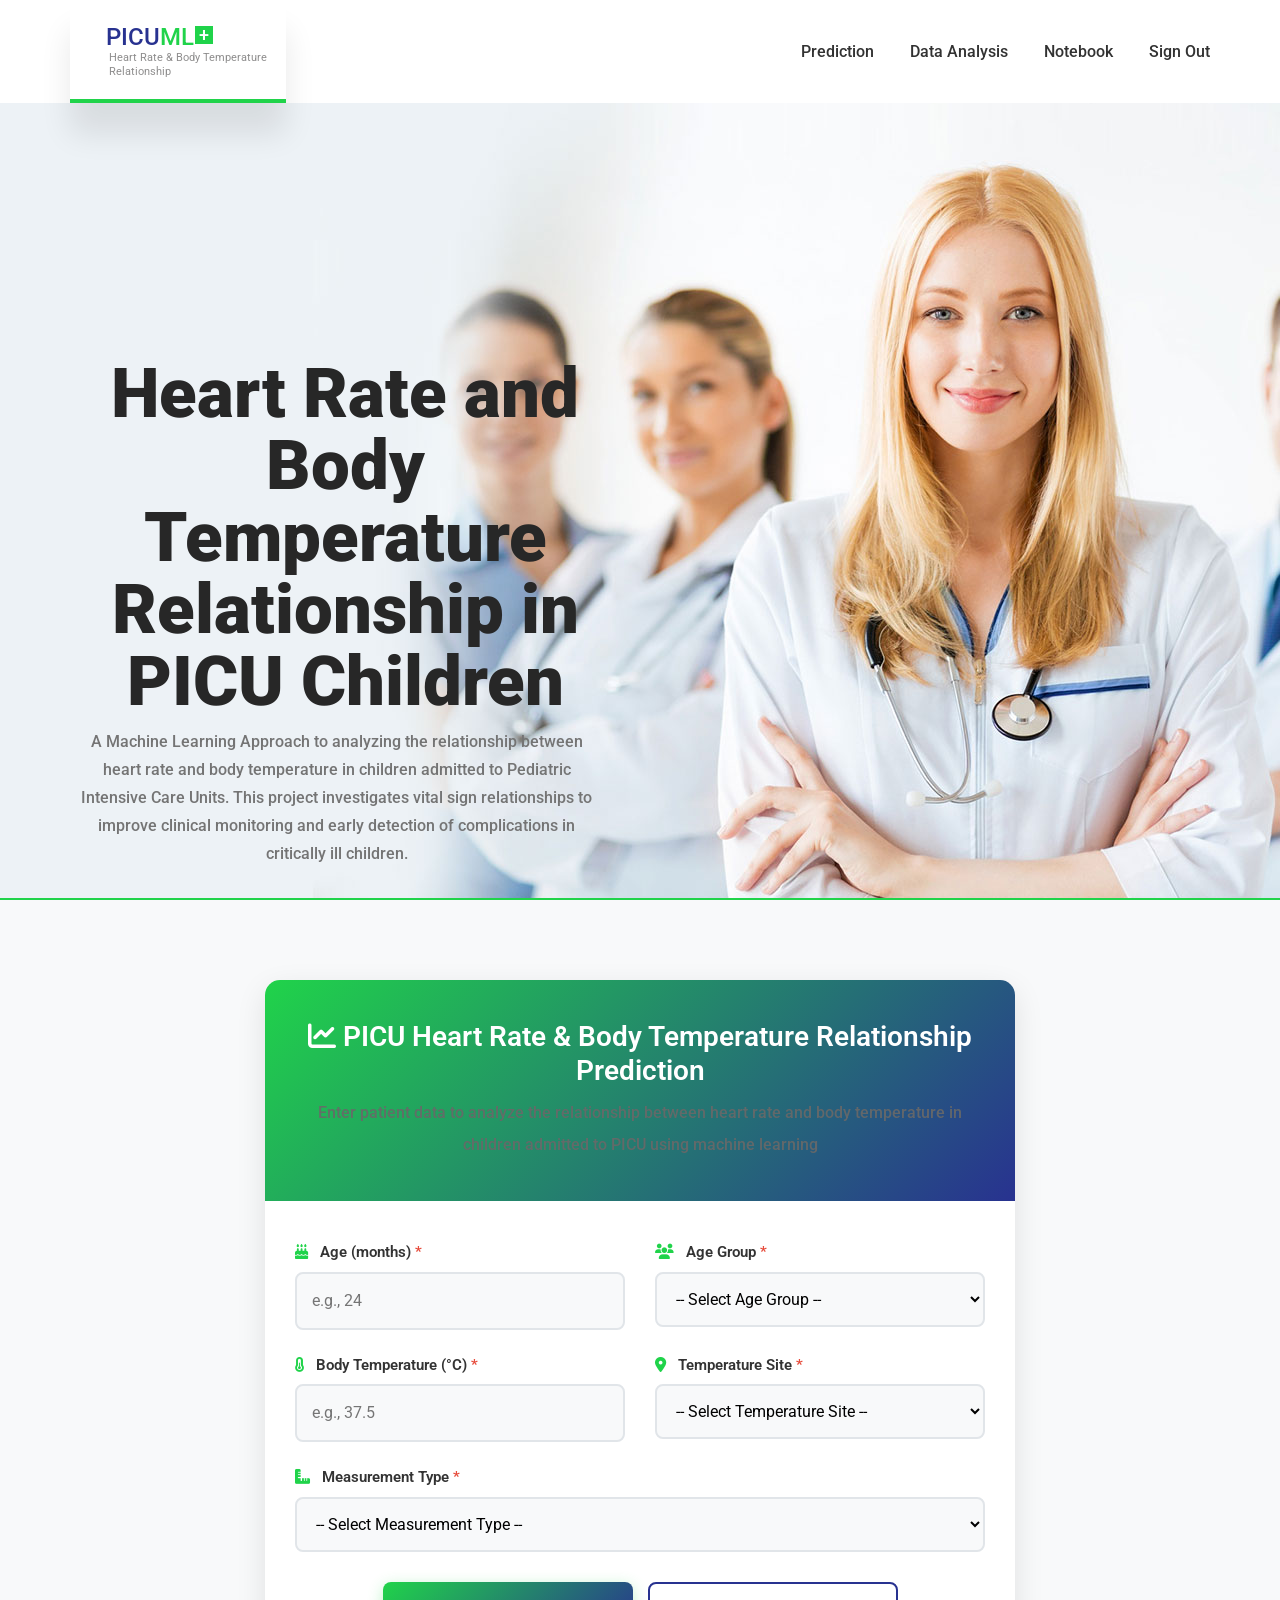
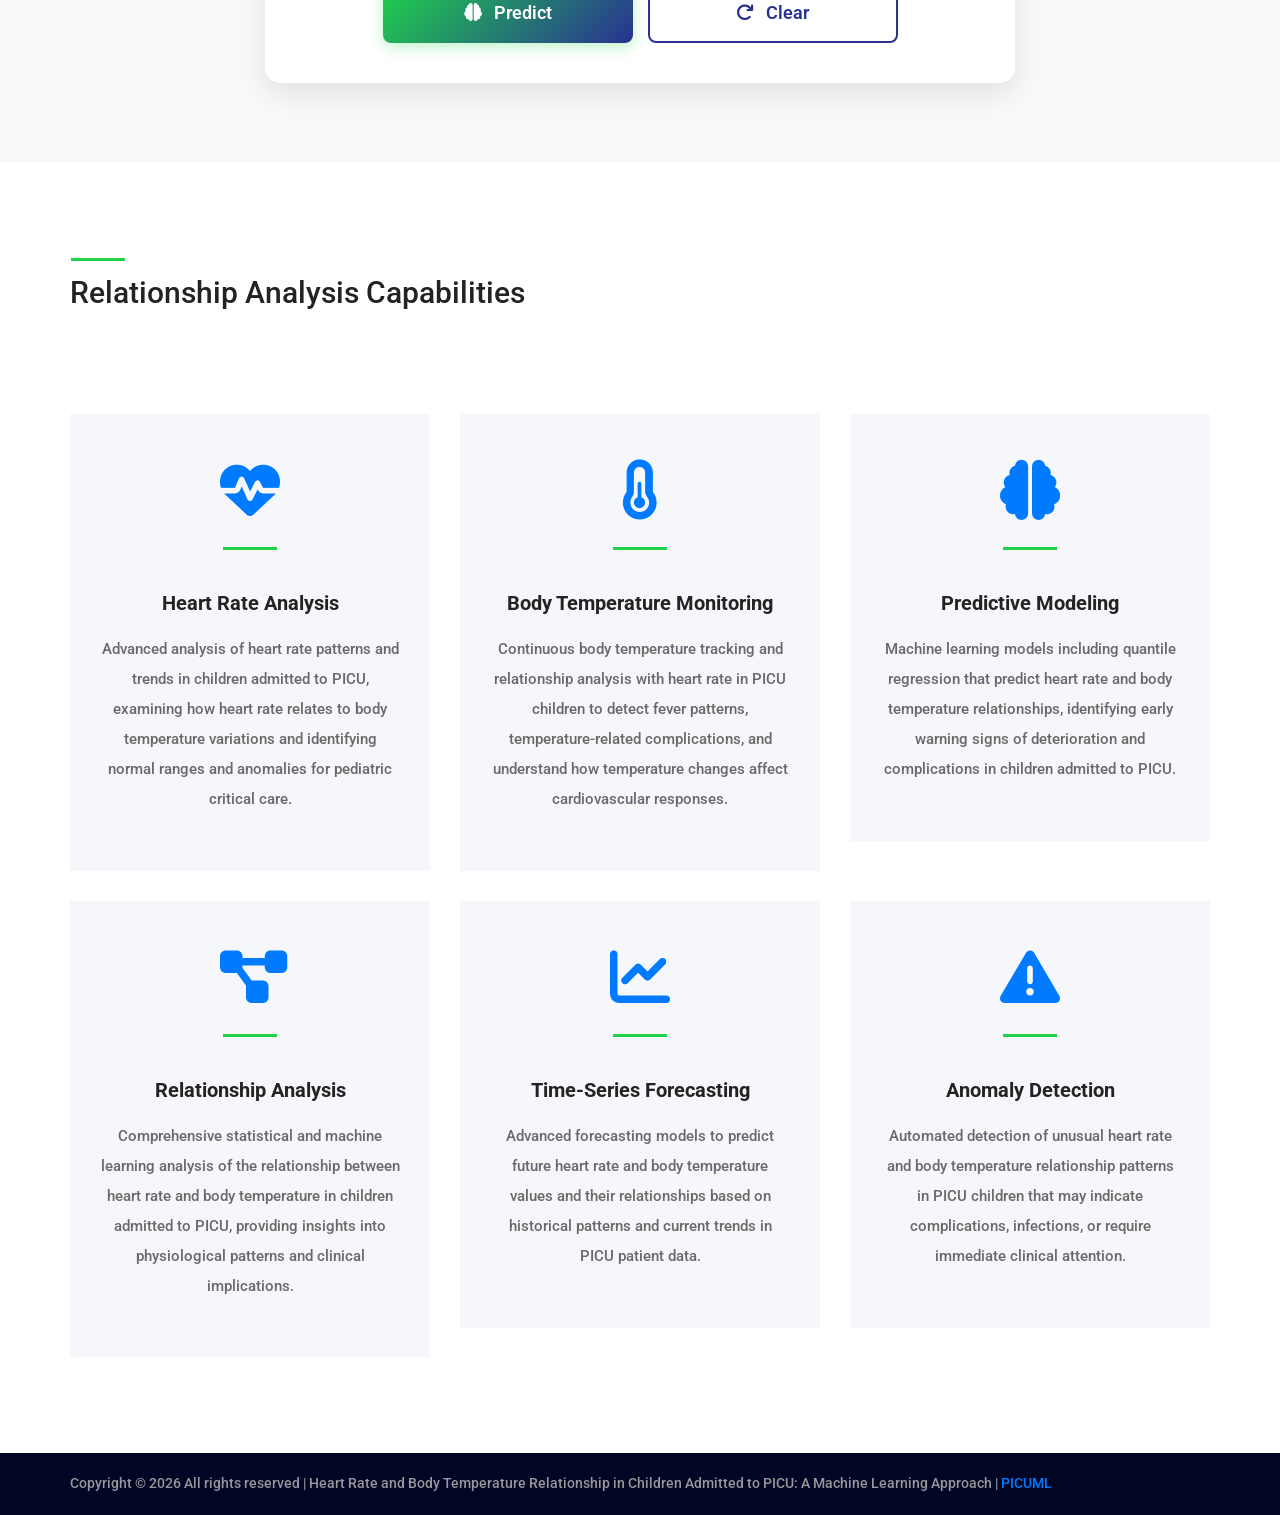
<file: templates/home.html>
<!DOCTYPE html>
<html lang="en">

<head>
	<title>Prediction Form - Heart Rate and Body Temperature Relationship in Children Admitted to PICU: A Machine
		Learning Approach</title>
	<meta charset="utf-8">
	<meta http-equiv="X-UA-Compatible" content="IE=edge">
	<meta name="description"
		content="Predict heart rate and body temperature relationships in PICU children using machine learning models">
	<meta name="viewport" content="width=device-width, initial-scale=1">
	<link rel="stylesheet" type="text/css" href="../static/styles/bootstrap4/bootstrap.min.css">
	<link rel="stylesheet" type="text/css" href="../static/plugins/OwlCarousel2-2.2.1/owl.carousel.css">
	<link rel="stylesheet" type="text/css" href="../static/plugins/OwlCarousel2-2.2.1/owl.theme.default.css">
	<link rel="stylesheet" href="https://cdnjs.cloudflare.com/ajax/libs/font-awesome/6.4.0/css/all.min.css" />

	<link rel="stylesheet" type="text/css" href="../static/plugins/OwlCarousel2-2.2.1/animate.css">
	<link rel="stylesheet" type="text/css" href="../static/styles/main_styles.css">
	<link rel="stylesheet" type="text/css" href="../static/styles/responsive.css">
	<link rel="stylesheet" type="text/css" href="../static/styles/cool_facts.css">
</head>

<body>

	<div class="super_container">

		<!-- Header -->

		<header class="header trans_200">

			<!-- Header Content -->
			<div class="header_container">
				<div class="container">
					<div class="row">
						<div class="col">
							<div class="header_content d-flex flex-row align-items-center justify-content-start">
								<nav class="main_nav  ml-auto">
									<ul>
										<li class="active"><a href="/home">Prediction</a></li>
										<li><a href="/graphs">Data Analysis</a></li>
										<li><a href="../static/Notebook.html">Notebook</a></li>
										<li><a href="/">Sign Out</a></li>
									</ul>
								</nav>
								<div class="hamburger ml-auto"><i class="fa fa-bars" aria-hidden="true"></i></div>
							</div>
						</div>
					</div>
				</div>
			</div>

			<!-- Logo -->
			<div class="logo_container_outer">
				<div class="container">
					<div class="row">
						<div class="col">
							<div class="logo_container">
								<a href="#">
									<div
										class="logo_content d-flex flex-column align-items-start justify-content-center">
										<div class="logo_line"></div>
										<div class="logo d-flex flex-row align-items-center justify-content-center">
											<div class="logo_text">PICU<span>ML</span></div>
											<div class="logo_box">+</div>
										</div>
										<div class="logo_sub">Heart Rate & Body Temperature Relationship</div>
									</div>
								</a>
							</div>
						</div>
					</div>
				</div>
			</div>

		</header>

		<!-- Menu -->

		<div class="menu_container menu_mm">

			<!-- Menu Close Button -->
			<div class="menu_close_container">
				<div class="menu_close"></div>
			</div>

			<!-- Menu Items -->
			<div class="menu_inner menu_mm">
				<div class="menu menu_mm">
					<ul class="menu_list menu_mm">
						<li class="menu_item menu_mm active"><a href="/home">Prediction</a></li>
						<li class="menu_item menu_mm"><a href="/graphs">Data Analysis</a></li>
						<li class="menu_item menu_mm"><a href="../static/Notebook.html">Notebook</a></li>
						<li class="menu_item menu_mm"><a href="/">Sign Out</a></li>
					</ul>
				</div>

			</div>

		</div>

		<!-- Home -->

		<div class="home">
			<div class="home_slider_container">
				<!-- Home Slider -->
				<div class="owl-carousel owl-theme home_slider">

					<!-- Slider Item -->
					<div class="owl-item">
						<div class="home_slider_background"
							style="background-image:url(../static/images/home_background_1.jpg)"></div>
						<div class="home_content">
							<div class="container">
								<div class="row">
									<div class="col">
										<div class="home_content_inner">
											<div class="home_title">
												<h1>Heart Rate and Body Temperature Relationship in PICU Children</h1>
											</div>
											<div class="home_text">
												<p>A Machine Learning Approach to analyzing the relationship between
													heart rate and body temperature in children admitted to Pediatric
													Intensive Care Units. This project investigates vital sign
													relationships to improve clinical monitoring and early detection of
													complications in critically ill children.</p>
											</div>
											<div class="button home_button">
												<a href="#prediction-form">Prediction Form</a>
											</div>
										</div>
									</div>
								</div>
							</div>
						</div>
					</div>

					<!-- Slider Item -->
					<div class="owl-item">
						<div class="home_slider_background"
							style="background-image:url(../static/images/home_background_1.jpg)"></div>
						<div class="home_content">
							<div class="container">
								<div class="row">
									<div class="col">
										<div class="home_content_inner">
											<div class="home_title">
												<h1>Machine Learning Methodology</h1>
											</div>
											<div class="home_text">
												<p>Utilizing advanced machine learning algorithms including quantile
													regression, neural networks, and statistical analysis to identify
													and quantify relationships between heart rate and body temperature
													in PICU patients. Comprehensive feature engineering and model
													validation ensure robust relationship analysis.</p>
											</div>
											<div class="button home_button">
												<a href="/graphs">view graphs</a>
											</div>
										</div>
									</div>
								</div>
							</div>
						</div>
					</div>

					<!-- Slider Item -->
					<div class="owl-item">
						<div class="home_slider_background"
							style="background-image:url(../static/images/home_background_1.jpg)"></div>
						<div class="home_content">
							<div class="container">
								<div class="row">
									<div class="col">
										<div class="home_content_inner">
											<div class="home_title">
												<h1>Key Findings & Insights</h1>
											</div>
											<div class="home_text">
												<p>Discover significant relationships between heart rate and body
													temperature in children admitted to PICU that can aid in early
													detection of complications and improve clinical decision-making.
													Interactive visualizations and detailed analysis available in our
													notebook and graphs sections.</p>
											</div>
											<div class="button home_button">
												<a href="../static/Notebook.html">explore notebook</a>
											</div>
										</div>
									</div>
								</div>
							</div>
						</div>
					</div>

				</div>

				<!-- Slider Progress -->
				<div class="home_slider_progress"></div>
			</div>
		</div>


		<!-- Prediction Form -->
		<section class="prediction-form-section" style="padding: 80px 0; background-color: #f8f9fa;" id="prediction-form">
			<div class="container">
				<div class="row justify-content-center">
					<div class="col-lg-8">
						<div class="prediction-form-card"
							style="background: white; border-radius: 15px; box-shadow: 0 10px 30px rgba(0,0,0,0.1); overflow: hidden;">
							<div class="form-header"
								style="background: linear-gradient(135deg, #20d34a 0%, #283290 100%); color: white; padding: 40px 30px; text-align: center;">
								<h2 style="margin: 0; font-size: 28px; font-weight: 600;"><i
										class="fas fa-chart-line"></i> PICU Heart Rate & Body Temperature Relationship
									Prediction</h2>
								<p style="margin: 10px 0 0 0; opacity: 0.9; font-size: 16px;">Enter patient data to
									analyze the relationship between heart rate and body temperature in children
									admitted to PICU using machine learning</p>
							</div>

							<div class="form-body" style="padding: 40px 30px;">
								<form method="POST" action="/predict" id="predictionForm">

									<!-- Age Information Row -->
									<div class="row">
										<div class="col-md-6">
											<div class="form-group mb-4">
												<label for="age_months"
													style="font-weight: 600; color: #333; margin-bottom: 8px; display: block;">
													<i class="fas fa-birthday-cake" style="color: #20d34a; margin-right: 8px;"></i>
													Age (months) <span style="color: #e74c3c;">*</span>
												</label>
												<input type="text" id="age_months" name="age_months" step="0.0000000001"
													placeholder="e.g., 24" required
													style="width: 100%; padding: 15px; border: 2px solid #e1e5e9; border-radius: 8px; font-size: 16px; transition: all 0.3s ease; background: #f8f9fa;"
													onfocus="this.style.borderColor='#20d34a'; this.style.background='#fff'; this.style.boxShadow='0 0 0 3px rgba(32, 211, 74, 0.1)';"
													onblur="this.style.borderColor='#e1e5e9'; this.style.background='#f8f9fa'; this.style.boxShadow='none';">
											</div>
										</div>
										<div class="col-md-6">
											<div class="form-group mb-4">
												<label for="age_group"
													style="font-weight: 600; color: #333; margin-bottom: 8px; display: block;">
													<i class="fas fa-users" style="color: #20d34a; margin-right: 8px;"></i>
													Age Group <span style="color: #e74c3c;">*</span>
												</label>
												<select id="age_group" name="age_group" required
													style="width: 100%; padding: 15px; border: 2px solid #e1e5e9; border-radius: 8px; font-size: 16px; transition: all 0.3s ease; background: #f8f9fa; cursor: pointer;"
													onfocus="this.style.borderColor='#20d34a'; this.style.background='#fff'; this.style.boxShadow='0 0 0 3px rgba(32, 211, 74, 0.1)';"
													onblur="this.style.borderColor='#e1e5e9'; this.style.background='#f8f9fa'; this.style.boxShadow='none';">
													<option value="">-- Select Age Group --</option>
													<option value="0">Child</option>
													<option value="1">Infant</option>
													<option value="2">Newborn</option>
													<option value="3">Teenager</option>
													<option value="4">Toddler</option>
												</select>
											</div>
										</div>
									</div>

									<!-- Temperature Information Row -->
									<div class="row">
										<div class="col-md-6">
											<div class="form-group mb-4">
												<label for="body_temperature"
													style="font-weight: 600; color: #333; margin-bottom: 8px; display: block;">
													<i class="fas fa-thermometer-half" style="color: #20d34a; margin-right: 8px;"></i>
													Body Temperature (°C) <span style="color: #e74c3c;">*</span>
												</label>
												<input type="text" id="body_temperature" name="body_temperature" step="0.00000000001"
													placeholder="e.g., 37.5" required
													style="width: 100%; padding: 15px; border: 2px solid #e1e5e9; border-radius: 8px; font-size: 16px; transition: all 0.3s ease; background: #f8f9fa;"
													onfocus="this.style.borderColor='#20d34a'; this.style.background='#fff'; this.style.boxShadow='0 0 0 3px rgba(32, 211, 74, 0.1)';"
													onblur="this.style.borderColor='#e1e5e9'; this.style.background='#f8f9fa'; this.style.boxShadow='none';">
											</div>
										</div>
										<div class="col-md-6">
											<div class="form-group mb-4">
												<label for="temperature_site"
													style="font-weight: 600; color: #333; margin-bottom: 8px; display: block;">
													<i class="fas fa-map-marker-alt" style="color: #20d34a; margin-right: 8px;"></i>
													Temperature Site <span style="color: #e74c3c;">*</span>
												</label>
												<select id="temperature_site" name="temperature_site" required
													style="width: 100%; padding: 15px; border: 2px solid #e1e5e9; border-radius: 8px; font-size: 16px; transition: all 0.3s ease; background: #f8f9fa; cursor: pointer;"
													onfocus="this.style.borderColor='#20d34a'; this.style.background='#fff'; this.style.boxShadow='0 0 0 3px rgba(32, 211, 74, 0.1)';"
													onblur="this.style.borderColor='#e1e5e9'; this.style.background='#f8f9fa'; this.style.boxShadow='none';">
													<option value="">-- Select Temperature Site --</option>
													<option value="0">Axillary</option>
													<option value="1">Esophageal</option>
													<option value="2">Rectal</option>
												</select>
											</div>
										</div>
									</div>

									<!-- Measurement Type -->
									<div class="form-group mb-4">
										<label for="measurement_type"
											style="font-weight: 600; color: #333; margin-bottom: 8px; display: block;">
											<i class="fas fa-ruler-combined" style="color: #20d34a; margin-right: 8px;"></i>
											Measurement Type <span style="color: #e74c3c;">*</span>
										</label>
										<select id="measurement_type" name="measurement_type" required
											style="width: 100%; padding: 15px; border: 2px solid #e1e5e9; border-radius: 8px; font-size: 16px; transition: all 0.3s ease; background: #f8f9fa; cursor: pointer;"
											onfocus="this.style.borderColor='#20d34a'; this.style.background='#fff'; this.style.boxShadow='0 0 0 3px rgba(32, 211, 74, 0.1)';"
											onblur="this.style.borderColor='#e1e5e9'; this.style.background='#f8f9fa'; this.style.boxShadow='none';">
											<option value="">-- Select Measurement Type --</option>
											<option value="0">Continuous</option>
											<option value="1">Manual</option>
										</select>
									</div>

									<!-- Button Group -->
									<div class="button-group" style="display: flex; gap: 15px; justify-content: center; margin-top: 30px;">
										<button type="submit"
											style="flex: 1; max-width: 250px; padding: 15px 30px; font-size: 18px; font-weight: 600; border-radius: 8px; background: linear-gradient(135deg, #20d34a 0%, #283290 100%); color: white; border: none; transition: all 0.3s ease; cursor: pointer; box-shadow: 0 4px 15px rgba(32, 211, 74, 0.3);"
											onmouseover="this.style.transform='translateY(-2px)'; this.style.boxShadow='0 6px 20px rgba(32, 211, 74, 0.4)';"
											onmouseout="this.style.transform='translateY(0)'; this.style.boxShadow='0 4px 15px rgba(32, 211, 74, 0.3)';">
											<i class="fas fa-brain" style="margin-right: 8px;"></i> Predict
										</button>
										<button type="reset"
											style="flex: 1; max-width: 250px; padding: 15px 30px; font-size: 18px; font-weight: 600; border-radius: 8px; background: #ffffff; color: #283290; border: 2px solid #283290; transition: all 0.3s ease; cursor: pointer;"
											onmouseover="this.style.background='#283290'; this.style.color='#fff'; this.style.transform='translateY(-2px)';"
											onmouseout="this.style.background='#ffffff'; this.style.color='#283290'; this.style.transform='translateY(0)';">
											<i class="fas fa-redo" style="margin-right: 8px;"></i> Clear
										</button>
									</div>

								</form>
							</div>
						</div>
					</div>
				</div>
			</div>
		</section>


		<!-- Services -->

		<div class="services">
			<div class="container">
				<div class="row">
					<div class="col">
						<div class="section_title">
							<h2>Relationship Analysis Capabilities</h2>
						</div>
					</div>
				</div>
				<div class="row services_row">

					<!-- Service -->
					<div class="col-lg-4 col-md-6 service_col">
						<a href="#">
							<div class="service text-center trans_200">
								<div class="service_icon"><i class="fas fa-heartbeat fa-4x"></i></div>
								<div class="service_title trans_200">Heart Rate Analysis</div>
								<div class="service_text">
									<p>Advanced analysis of heart rate patterns and trends in children admitted to PICU,
										examining how heart rate relates to body temperature variations and identifying
										normal ranges and anomalies for pediatric critical care.</p>
								</div>
							</div>
						</a>
					</div>

					<!-- Service -->
					<div class="col-lg-4 col-md-6 service_col">
						<a href="#">
							<div class="service text-center trans_200">
								<div class="service_icon"><i class="fas fa-thermometer-half fa-4x"></i></div>
								<div class="service_title trans_200">Body Temperature Monitoring</div>
								<div class="service_text">
									<p>Continuous body temperature tracking and relationship analysis with heart rate in
										PICU children to detect fever patterns, temperature-related complications, and
										understand how temperature changes affect cardiovascular responses.</p>
								</div>
							</div>
						</a>
					</div>

					<!-- Service -->
					<div class="col-lg-4 col-md-6 service_col">
						<a href="#">
							<div class="service text-center trans_200">
								<div class="service_icon"><i class="fas fa-brain fa-4x"></i></div>
								<div class="service_title trans_200">Predictive Modeling</div>
								<div class="service_text">
									<p>Machine learning models including quantile regression that predict heart rate and
										body temperature relationships, identifying early warning signs of deterioration
										and complications in children admitted to PICU.</p>
								</div>
							</div>
						</a>
					</div>

					<!-- Service -->
					<div class="col-lg-4 col-md-6 service_col">
						<a href="#">
							<div class="service text-center trans_200">
								<div class="service_icon"><i class="fas fa-project-diagram fa-4x"></i></div>
								<div class="service_title trans_200">Relationship Analysis</div>
								<div class="service_text">
									<p>Comprehensive statistical and machine learning analysis of the relationship
										between heart rate and body temperature in children admitted to PICU, providing
										insights into physiological patterns and clinical implications.</p>
								</div>
							</div>
						</a>
					</div>

					<!-- Service -->
					<div class="col-lg-4 col-md-6 service_col">
						<a href="#">
							<div class="service text-center trans_200">
								<div class="service_icon"><i class="fas fa-chart-line fa-4x"></i></div>
								<div class="service_title trans_200">Time-Series Forecasting</div>
								<div class="service_text">
									<p>Advanced forecasting models to predict future heart rate and body temperature
										values and their relationships based on historical patterns and current trends
										in PICU patient data.</p>
								</div>
							</div>
						</a>
					</div>

					<!-- Service -->
					<div class="col-lg-4 col-md-6 service_col">
						<a href="#">
							<div class="service text-center trans_200">
								<div class="service_icon"><i class="fas fa-exclamation-triangle fa-4x"></i></div>
								<div class="service_title trans_200">Anomaly Detection</div>
								<div class="service_text">
									<p>Automated detection of unusual heart rate and body temperature relationship
										patterns in PICU children that may indicate complications, infections, or
										require immediate clinical attention.</p>
								</div>
							</div>
						</a>
					</div>
				</div>
			</div>
		</div>


		<!-- Footer -->

		<footer class="footer">

			<div class="copyright">
				<div class="container">
					<div class="row">
						<div class="col">
							<div
								class="copyright_content d-flex flex-lg-row flex-column align-items-lg-center justify-content-start">
								<div class="cr">
									Copyright &copy;
									<script>document.write(new Date().getFullYear());</script> All rights reserved |
									Heart Rate and Body Temperature Relationship in Children Admitted to PICU: A Machine
									Learning Approach | <a href="#" target="_blank">PICUML</a>
								</div>
							</div>
						</div>
					</div>
				</div>
			</div>
		</footer>

	</div>

	<script src="../static/js/jquery-3.2.1.min.js"></script>
	<script src="../static/styles/bootstrap4/popper.js"></script>
	<script src="../static/styles/bootstrap4/bootstrap.min.js"></script>
	<script src="../static/plugins/OwlCarousel2-2.2.1/owl.carousel.js"></script>
	<script src="../static/plugins/easing/easing.js"></script>
	<script src="../static/plugins/parallax-js-master/parallax.min.js"></script>
	<script src="../static/plugins/greensock/TweenMax.min.js"></script>
	<script src="../static/plugins/scrollmagic/ScrollMagic.min.js"></script>
	<script src="../static/js/elements.js"></script>
	<script src="../static/js/custom.js"></script>
</body>

</html>
</file>
<file: static/styles/main_styles.css>
@charset "utf-8";
/* CSS Document */

/******************************

[Table of Contents]

1. Fonts
2. Body and some general stuff
3. Header
	3.1 Top Bar
	3.2 Header Content
	3.3 Logo
4. Menu
5. Home
6. Boxes
7. About
8. Departments
9. Services
10. CTA
11. Footer



******************************/

/***********
1. Fonts
***********/

@import url('https://fonts.googleapis.com/css?family=Roboto:300,400,500,700,900');

/*********************************
2. Body and some general stuff
*********************************/

*
{
	margin: 0;
	padding: 0;
	-webkit-font-smoothing: antialiased;
	-webkit-text-shadow: rgba(0,0,0,.01) 0 0 1px;
	text-shadow: rgba(0,0,0,.01) 0 0 1px;
}
body
{
	font-family: 'Roboto', sans-serif;
	font-size: 15px;
	font-weight: 500;
	background: #FFFFFF;
	color: #696969;
}
div
{
	display: block;
	position: relative;
	-webkit-box-sizing: border-box;
    -moz-box-sizing: border-box;
    box-sizing: border-box;
}
ul
{
	list-style: none;
	margin-bottom: 0px;
}
p
{
	font-family: 'Roboto', sans-serif;
	font-size: 15px;
	line-height: 2;
	font-weight: 500;
	color: #696969;
	-webkit-font-smoothing: antialiased;
	-webkit-text-shadow: rgba(0,0,0,.01) 0 0 1px;
	text-shadow: rgba(0,0,0,.01) 0 0 1px;
}
p:last-of-type
{
	margin-bottom: 0;
}
a
{
	-webkit-transition: all 200ms ease;
	-moz-transition: all 200ms ease;
	-ms-transition: all 200ms ease;
	-o-transition: all 200ms ease;
	transition: all 200ms ease;
}
a, a:hover, a:visited, a:active, a:link
{
	text-decoration: none;
	-webkit-font-smoothing: antialiased;
	-webkit-text-shadow: rgba(0,0,0,.01) 0 0 1px;
	text-shadow: rgba(0,0,0,.01) 0 0 1px;
}
a:hover
{
	color: #20d34a !important;
}
::selection
{
	color: #20d34a;
}
p::selection
{
	
}
h1{font-size: 48px;}
h2{font-size: 36px;}
h3{font-size: 24px;}
h4{font-size: 18px;}
h5{font-size: 14px;}
h1, h2, h3, h4, h5, h6
{
	font-family: 'Roboto', sans-serif;
	-webkit-font-smoothing: antialiased;
	-webkit-text-shadow: rgba(0,0,0,.01) 0 0 1px;
	text-shadow: rgba(0,0,0,.01) 0 0 1px;
}
h1::selection, 
h2::selection, 
h3::selection, 
h4::selection, 
h5::selection, 
h6::selection
{
	
}
.form-control
{
	color: #db5246;
}
section
{
	display: block;
	position: relative;
	box-sizing: border-box;
}
.clear
{
	clear: both;
}
.clearfix::before, .clearfix::after
{
	content: "";
	display: table;
}
.clearfix::after
{
	clear: both;
}
.clearfix
{
	zoom: 1;
}
.float_left
{
	float: left;
}
.float_right
{
	float: right;
}
.trans_200
{
	-webkit-transition: all 200ms ease;
	-moz-transition: all 200ms ease;
	-ms-transition: all 200ms ease;
	-o-transition: all 200ms ease;
	transition: all 200ms ease;
}
.trans_300
{
	-webkit-transition: all 300ms ease;
	-moz-transition: all 300ms ease;
	-ms-transition: all 300ms ease;
	-o-transition: all 300ms ease;
	transition: all 300ms ease;
}
.trans_400
{
	-webkit-transition: all 400ms ease;
	-moz-transition: all 400ms ease;
	-ms-transition: all 400ms ease;
	-o-transition: all 400ms ease;
	transition: all 400ms ease;
}
.trans_500
{
	-webkit-transition: all 500ms ease;
	-moz-transition: all 500ms ease;
	-ms-transition: all 500ms ease;
	-o-transition: all 500ms ease;
	transition: all 500ms ease;
}
.fill_height
{
	height: 100%;
}
.super_container
{
	width: 100%;
	overflow: hidden;
}
.prlx_parent
{
	overflow: hidden;
}
.prlx
{
	height: 130% !important;
}
.parallax-window
{
    min-height: 400px;
    background: transparent;
}
.nopadding
{
	padding: 0px !important;
}
.button
{
	display: inline-block;
	height: 51px;
	background: #283290;
}
.button::after
{
	display: block;
	position: absolute;
	left: 0;
	bottom: 0;
	width: 100%;
	height: 3px;
	background: #20d34a;
	content: '';
	z-index: 0;
	-webkit-transition: all 400ms cubic-bezier(.33,.68,.59,.99);
	-moz-transition: all 400ms cubic-bezier(.33,.68,.59,.99);
	-ms-transition: all 400ms cubic-bezier(.33,.68,.59,.99);
	-o-transition: all 400ms cubic-bezier(.33,.68,.59,.99);
	transition: all 400ms cubic-bezier(.33,.68,.59,.99);
}
.button a
{
	display: block;
	position: relative;
	line-height: 51px;
	font-size: 14px;
	font-weight: 900;
	color: #FFFFFF;
	padding-left: 39px;
	padding-right: 45px;
	text-transform: uppercase;
	letter-spacing: 0.05em;
	z-index: 10;
}
.button:hover::after
{
	height: 100%;
}
.button:hover a
{
	color: #FFFFFF !important;
}
.section_title
{
	padding-top: 17px;
}
.section_title h2
{
	font-size: 30px;
	font-weight: 500;
	color: #232323;
}
.section_title::before
{
	display: block;
	position: absolute;
	left: 1px;
	top: 0;
	width: 54px;
	height: 3px;
	background: #20d34a;
	content: '';
}
.section_title_light h2
{
	color: #FFFFFF;
}

/*********************************
3. Header
*********************************/

.header
{
	display: block;
	position: fixed;
	top: 0;
	left: 0;
	width: 100%;
	background: #FFFFFF;
	z-index: 100;
}
.header.scrolled
{
	top: -48px;
}

/*********************************
3.1 Top Bar
*********************************/

.top_bar
{
	width: 100%;
	background: #283290;
}
.top_bar_content
{
	width: 100%;
	height: 48px;
	padding-left: 214px;
}
.top_bar_item
{
	margin-left: 33px;
}
.top_bar_item a
{
	font-size: 14px;
	color: #FFFFFF;
	-webkit-transition: all 200ms ease;
	-moz-transition: all 200ms ease;
	-ms-transition: all 200ms ease;
	-o-transition: all 200ms ease;
	transition: all 200ms ease;
}
.top_bar_item:first-child
{
	margin-left: 37px;
}
.emergencies
{
	height: 100%;
	background: #ff0030;
	color: #FFFFFF;
	font-size: 14px;
	font-weight: 700;
	padding-left: 38px;
	padding-right: 38px;
}

/*********************************
3.2 Header Content
*********************************/

.header_container
{
	width: 100%;
	background: #FFFFFF;
}
.header_content
{
	width: 100%;
	height: 103px;
}
.header.scrolled .header_content
{
	height: 80px;
}
.main_nav ul li
{
	display: inline-block;
}
.main_nav ul li:not(:first-child)
{
	margin-left: 32px;
}
.main_nav ul li a
{
	font-size: 16px;
	font-weight: 500;
	color: #323232;
}
.hamburger
{
	display: none;
	cursor: pointer;
}
.hamburger i
{
	font-size: 24px;
	color: #272727;
}

/*********************************
3.3 Logo
*********************************/

.logo_container_outer
{
	position: absolute;
	top: 0;
	left: 0;
	width: 100%;
}
.logo_container
{
	position: absolute;
	top: 0;
	left: 15px;
	width: 216px;
	height: 103px;
	background: #FFFFFF;
	box-shadow: 0px 31px 29px rgba(0,0,0,0.09);
	z-index: 10;
	-webkit-transition: all 200ms ease;
	-moz-transition: all 200ms ease;
	-ms-transition: all 200ms ease;
	-o-transition: all 200ms ease;
	transition: all 200ms ease;
}
.header.scrolled .logo_container
{
	top: 48px;
	height: 80px;
}
.logo_container a
{
	display: block;
	position: relative;
	width: 100%;
	height: 100%;
}
.logo_content
{
	width: 100%;
	height: 100%;
	padding-left: 36px;
	display: flex;
	flex-direction: column;
	justify-content: center;
	align-items: flex-start;
}
.logo_line
{
	position: absolute;
	left: 0;
	bottom: 0;
	width: 100%;
	height: 4px;
	background: #20d34a;
}
.logo
{
	margin-top: 0;
	margin-bottom: 2px;
}
.logo span
{
	color: #20d34a;
}
.logo_container a .logo:hover
{
	color: #283290;
}
.logo_text
{
	font-size: 24px;
	font-weight: 500;
	color: #283290;
	line-height: 1;
}
.header.scrolled .logo_text
{
	font-size: 20px;
}
.logo_box
{
	display: inline-block;
	width: 18px;
	height: 18px;
	background: #20d34a;
	color: #FFFFFF;
	font-size: 18px;
	line-height: 18px;
	text-align: center;
	-webkit-transform: translateY(-2px);
	-moz-transform: translateY(-2px);
	-ms-transform: translateY(-2px);
	-o-transform: translateY(-2px);
	transform: translateY(-2px);
	margin-left: 1px;
}
.header.scrolled .logo_box
{
	width: 16px;
	height: 16px;
	font-size: 16px;
	line-height: 16px;
}
.logo_sub
{
	font-size: 11px;
	font-weight: 400;
	color: #8f8e8e;
	padding-left: 3px;
	margin-top: 0;
	line-height: 1.2;
}
.header.scrolled .logo_sub
{
	font-size: 10px;
}

/*********************************
4. Menu
*********************************/

.menu_container
{
	position: fixed;
	top: 0;
	right: -50vw;
	width: 50vw;
	height: 100vh;
	background: #FFFFFF;
	z-index: 101;
	-webkit-transition: all 0.6s ease;
	-moz-transition: all 0.6s ease;
	-ms-transition: all 0.6s ease;
	-o-transition: all 0.6s ease;
	transition: all 0.6s ease;
	visibility: hidden;
	opacity: 0;
}
.menu_container.active
{
	visibility: visible;
	opacity: 1;
	right: 0;
}
.menu
{
	position: absolute;
	top:150px;
	left: 0;
	padding-left: 15%;
}
.menu_inner
{
	width: 100%;
	height: 100%;
}
.menu_logo
{
	position: absolute;
	top: 40px;
	left: 15%;
	padding: 20px 0;
	z-index: 10;
	-webkit-transform: translateY(-1.5rem);
	-moz-transform: translateY(-1.5rem);
	-ms-transform: translateY(-1.5rem);
	-o-transform: translateY(-1.5rem);
	transform: translateY(-1.5rem);
	-webkit-transition: all 1000ms 200ms ease;
	-moz-transition: all 1000ms 200ms ease;
	-ms-transition: all 1000ms 200ms ease;
	-o-transition: all 1000ms 200ms ease;
	transition: all 1000ms 200ms ease;
	opacity: 0;
}
.menu_container.active .menu_logo
{
	-webkit-transform: translateY(0px);
	-moz-transform: translateY(0px);
	-ms-transform: translateY(0px);
	-o-transform: translateY(0px);
	transform: translateY(0px);
	opacity: 1;
}
.menu_logo_link
{
	display: block;
	text-decoration: none;
	-webkit-transition: all 200ms ease;
	-moz-transition: all 200ms ease;
	-ms-transition: all 200ms ease;
	-o-transition: all 200ms ease;
	transition: all 200ms ease;
}
.menu_logo_link:hover .menu_logo_text
{
	color: #20d34a;
}
.menu_logo_text
{
	font-family: 'Roboto', sans-serif;
	font-size: 32px;
	font-weight: 700;
	color: #272727;
	line-height: 1.2;
	display: block;
}
.menu_logo_highlight
{
	color: #20d34a;
}
.menu_logo_sub
{
	font-family: 'Roboto', sans-serif;
	font-size: 14px;
	font-weight: 400;
	color: #696969;
	display: block;
	margin-top: 5px;
	text-transform: uppercase;
	letter-spacing: 1px;
}
.menu_list
{
	-webkit-transform: translateY(1.5rem);
	-moz-transform: translateY(1.5rem);
	-ms-transform: translateY(1.5rem);
	-o-transform: translateY(1.5rem);
	transform: translateY(1.5rem);
	-webkit-transition: all 1000ms 400ms ease;
	-moz-transition: all 1000ms 400ms ease;
	-ms-transition: all 1000ms 400ms ease;
	-o-transition: all 1000ms 400ms ease;
	transition: all 1000ms 400ms ease;
	opacity: 0;
}
.menu_container.active .menu_list
{
	-webkit-transform: translateY(0px);
	-moz-transform: translateY(0px);
	-ms-transform: translateY(0px);
	-o-transform: translateY(0px);
	transform: translateY(0px);
	opacity: 1;
}
.menu_item
{
	margin-bottom: 5px;
}
.menu_item a
{
	font-family: 'Roboto', sans-serif;
	font-size: 36px;
	font-weight: 700;
	color: #272727;
	-webkit-transition: all 200ms ease;
	-moz-transition: all 200ms ease;
	-ms-transition: all 200ms ease;
	-o-transition: all 200ms ease;
	transition: all 200ms ease;
}
.menu_item a:hover
{
	color: #ffb606;
}
.menu_close_container
{
	position: absolute;
	top: 86px;
	right: 79px;
	width: 21px;
	height: 21px;
	cursor: pointer;
	z-index: 10;
	-webkit-transform: rotate(45deg);
	-moz-transform: rotate(45deg);
	-ms-transform: rotate(45deg);
	-o-transform: rotate(45deg);
	transform: rotate(45deg);
}
.menu_close
{
	top: 9px;
	width: 21px;
	height: 3px;
	background: #3a3a3a;
	-webkit-transition: all 200ms ease;
	-moz-transition: all 200ms ease;
	-ms-transition: all 200ms ease;
	-o-transition: all 200ms ease;
	transition: all 200ms ease;
}
.menu_close::after
{
	display: block;
	position: absolute;
	top: -9px;
	left: 9px;
	content: '';
	width: 3px;
	height: 21px;
	background: #3a3a3a;
	-webkit-transition: all 200ms ease;
	-moz-transition: all 200ms ease;
	-ms-transition: all 200ms ease;
	-o-transition: all 200ms ease;
	transition: all 200ms ease;
}
.menu_close_container:hover .menu_close,
.menu_close_container:hover .menu_close::after
{
	background: #20d34a;
}
.menu_extra
{
	position: absolute;
	left: 0;
	bottom: 0;
	padding-left: 15%;
	padding-bottom: 25px;
}
.menu_appointment a
{
	font-size: 13px;
	color: #283290;
}
.menu_emergencies
{
	font-size: 13px;
	color: #272727;
}

/*********************************
5. Home
*********************************/

.home
{
	width: 100%;
	height: 900px;
}
.home_slider_container
{
	width: 100%;
	height: 100%;
}
.home_slider_background
{
	position: absolute;
	top: 0;
	left: 0;
	width: 100%;
	height: 100%;
	background-repeat: no-repeat;
	background-size: cover;
	background-position: center center;
}
.home_slider_progress
{
	position: absolute;
	left: 0;
	bottom: 0px;
	width: 0;
	max-width: 100%;
	height: 2px;
	background: #20d34a;
	z-index: 1;
}
.home_content
{
	position: absolute;
	top: 39.8%;
	left: 0;
	width: 100%;
	text-align: center;
}
.home_content_inner
{
	width: 550px;
}
.home_title h1
{
	font-size: 69.24px;
	font-weight: 900;
	color: #272727;
	line-height: 1.0398;
}
.home_text
{
	padding-right: 20px;
	margin-top: 10px;
	padding-left: 3px;
}
.home_text p
{
	font-size: 16px;
	font-weight: 500;
	color: #747474;
	line-height: 1.75;
}
.home_button
{
	margin-top: 34px;
	margin-left: 3px;
}

/*********************************
6. Boxes
*********************************/

.boxes
{
	width: 100%;
	background: transparent;
	z-index: 10;
	padding-bottom: 35px;
}
.box_col
{
	margin-top: -59px;
}
.box
{
	width: 100%;
	height: 287px;
	background: #283290;
	padding-left: 42px;
	padding-top: 29px;
	-webkit-transition: all 200ms ease;
	-moz-transition: all 200ms ease;
	-ms-transition: all 200ms ease;
	-o-transition: all 200ms ease;
	transition: all 200ms ease;
}
.box::after
{
	display: block;
	position: absolute;
	left: 0;
	bottom: 0;
	width: 100%;
	height: 4px;
	background: #20d34a;
	content: '';
}
.box:hover
{
	box-shadow: 0px 15px 49px rgba(0,0,0,0.59);
}
.box_title
{
	font-size: 20px;
	font-weight: 500;
	color: #FFFFFF;
	margin-top: 11px;
}
.working_hours
{
	padding-top: 29px;
	padding-right: 60px;
}
.working_hours_list
{
	margin-top: 40px;
}
.working_hours_list ul li
{
	font-size: 14px;
	font-weight: 400;
	color: #FFFFFF;
}
.working_hours_list ul li:not(:last-child)
{
	margin-bottom: 15px;
}
.box_icon
{
	width: 37px;
	height: 37px;
}
.box_icon img
{
	max-width: 100%;
}
.box_text
{
	font-size: 14px;
	line-height: 2.14;
	color: #FFFFFF;
	font-weight: 400;
	margin-top: 23px;
}
.box_phone
{
	font-size: 30px;
	font-weight: 400;
	color: #20d34a;
	margin-top: 20px;
}
.box_appointments
{
	padding-right: 30px;
}
.box_emergency
{
	padding-right: 30px;
}
.box_emergency_text
{
	font-size: 14px;
	line-height: 2.14;
	color: #FFFFFF;
	font-weight: 400;
	margin-top: 18px;
}

/*********************************
7. About
*********************************/

.about
{
	width: 100%;
	background: #FFFFFF;
	padding-top: 92px;
	padding-bottom: 92px;
}
.about_text
{
	margin-top: 34px;
}
.about_button
{
	margin-top: 45px;
}
.about_image
{
	position: absolute;
	right: 0;
	bottom: 0;
}
.about_image img
{
	max-width: 100%;
}

/*********************************
8. Departments
*********************************/

.departments
{
	width: 100%;
	background: transparent;
	padding-top: 75px;
	padding-bottom: 65px;	
}
.departments_background
{
	position: absolute;
	top: 0;
	left: 0;
	width: 100%;
	height: 100%;
}
.departments_row
{
	margin-top: 79px;
}
.dept_col
{
	margin-bottom: 30px;
}
.dept
{
	width: 100%;
	height: 100%;
}
.dept_image
{
	width: 100%;
}
.dept_image img
{
	max-width: 100%;
}
.dept_content
{
	padding-top: 48px;
	padding-bottom: 55px;
	background: #FFFFFF;
}
.dept_content::after
{
	display: block;
	position: absolute;
	bottom: 0;
	left: 0;
	width: 100%;
	height: 5px;
	background: #20d34a;
	content: '';
}
.dept_title
{
	font-size: 15px;
	font-weight: 700;
	text-transform: uppercase;
	color: #232323;
}
.dept_subtitle
{
	font-size: 14px;
	font-weight: 400;
	color: #696969;
	margin-top: 5px;
}
.dept_text p
{
	color: #FFFFFF;
	-webkit-transform: translateY(-9px);
	-moz-transform: translateY(-9px);
	-ms-transform: translateY(-9px);
	-o-transform: translateY(-9px);
	transform: translateY(-9px);
}
.dept_button
{
	position: absolute;
	bottom: 0;
	left: 0;
	background: #FFFFFF;
}
.dept_button a
{
	color: #272727;
}

/*********************************
9. Services
*********************************/

.services
{
	width: 100%;
	background: #FFFFFF;
	padding-top: 95px;
	padding-bottom: 65px;
}
.services_row
{
	margin-top: 95px;
}
.service_col
{
	margin-bottom: 30px;
}
.service
{
	width: 100%;
	background: #f5f7fa;
	padding-top: 46px;
	padding-left: 30px;
	padding-right: 30px;
	padding-bottom: 57px;
}
.service:hover
{
	background: #283290;
}
.service::after
{
	display: block;
	position: absolute;
	left: 0;
	bottom: 0;
	width: 100%;
	height: 4px;
	background: #20d34a;
	content: '';
	visibility: hidden;
	opacity: 0;
	-webkit-transition: all 200ms ease;
	-moz-transition: all 200ms ease;
	-ms-transition: all 200ms ease;
	-o-transition: all 200ms ease;
	transition: all 200ms ease;
}
.service:hover::after
{
	visibility: visible;
	opacity: 1;
}
.service_icon
{
	width: 61px;
	height: 61px;
	margin-left: auto;
	margin-right: auto;
}
.service_icon svg
{
	width: 61px;
	height: 61px;
}
.service_icon img
{
	max-width: 100%;
}
.svg path,
.svg rect,
.svg polygon
{
	fill: #20d34a;
	-webkit-transition: all 200ms ease;
	-moz-transition: all 200ms ease;
	-ms-transition: all 200ms ease;
	-o-transition: all 200ms ease;
	transition: all 200ms ease;
}
.service:hover .svg path,
.service:hover .svg rect,
.service:hover .svg polygon
{
	fill: #FFFFFF;
}
.service_text
{
	margin-top: 16px;
}
.service_text p
{
	color: #696969;
	-webkit-transition: all 200ms ease;
	-moz-transition: all 200ms ease;
	-ms-transition: all 200ms ease;
	-o-transition: all 200ms ease;
	transition: all 200ms ease;
}
.service_title
{
	font-size: 20px;
	font-weight: 700;
	color: #232323;
	padding-top: 41px;
	margin-top: 26px;
}
.service_title::before
{
	display: block;
	position: absolute;
	left: 50%;
	top: 0;
	-webkit-transform: translateX(-50%);
	-moz-transform: translateX(-50%);
	-ms-transform: translateX(-50%);
	-o-transform: translateX(-50%);
	transform: translateX(-50%);
	width: 54px;
	height: 3px;
	background: #20d34a;
	content: '';
}
.service:hover .service_title
{
	color: #FFFFFF;
}
.service:hover .service_text p
{
	color: rgba(255,255,255,0.65);
}

/*********************************
10. CTA
*********************************/

.cta
{
	width: 100%;
	padding-top: 131px;
	padding-bottom: 116px;
}
.cta_background
{
	position: absolute;
	top: 0;
	left: 0;
	width: 100%;
	height: 100%;
}
.cta_content
{
	max-width: 768px;
	margin-left: auto;
	margin-right: auto;
}
.cta_content h2
{
	font-size: 48px;
	font-weight: 700;
	color: #FFFFFF;
}
.cta_content p
{
	font-size: 14px;
	font-weight: 500;
	color: #FFFFFF;
	margin-top: -3px;
}
.cta_button
{
	margin-top: 38px;
}

/*********************************
11. Footer
*********************************/

.footer
{
	width: 100%;
}
.footer_container
{
	width: 100%;
	background: #060b3a;
	padding-bottom: 77px;
}
.footer_logo_container
{
	width: 100%;
	height: 157px;
	background: #FFFFFF;
}
.footer_logo_container::after
{
	position: absolute;
	bottom: 0;
	left: 0;
	width: 100%;
	height: 4px;
	background: #20d34a;
	content: '';
}
.footer_logo_container a
{
	display: block;
	width: 100%;
	height: 100%;
}
.footer_logo_container .logo_content
{
	display: inline-block;
	padding-left: 0;
	width: auto;
	height: auto;
}
.footer_logo_container .logo
{
	margin-top: 10px;
}
.footer_about_text
{
	margin-top: 36px;
}
.footer_about_text p
{
	color: #b2b2b2;
}
.footer_about_list
{
	margin-top: 32px;
}
.footer_about_list li:not(:last-child)
{
	margin-bottom: 9px;
}
.footer_about_icon
{
	display: inline-block;
	width: 31px;
	height: 31px;
	background: #20d34a;
	text-align: center;
	vertical-align: middle;
}
.footer_about_icon img
{
	position: absolute;
	width: 16px;
	height: 16px;
	top: 50%;
	left: 50%;
	-webkit-transform: translate(-50%, -50%);
	-moz-transform: translate(-50%, -50%);
	-ms-transform: translate(-50%, -50%);
	-o-transform: translate(-50%, -50%);
	transform: translate(-50%, -50%);
}
.footer_about_list li span
{
	font-size: 14px;
	font-weight: 500;
	color: #b2b2b2;
	padding-left: 10px;
}
.footer_column
{
	padding-top: 138px;
}
.footer_title
{
	font-size: 18px;
	font-weight: 500;
	color: #FFFFFF;
}
.footer_links ul
{
	-webkit-columns: 2;
	-moz-columns: 2;
	columns: 2;
	margin-top: 35px;
}
.footer_links ul li:not(:last-child)
{
	margin-bottom: 20px;
}
.footer_links ul li a
{
	font-size: 14px;
	font-weight: 500;
	color: #b2b2b2;
}
.footer_news ul
{
	margin-top: 35px;
}
.footer_news_title a
{
	font-size: 15px;
	font-weight: 500;
	color: #b2b2b2;
}
.footer_news_date
{
	font-size: 14px;
	font-weight: 500;
	color: #20d34a;
	margin-top: 7px;
}
.footer_news ul li:not(:last-child)
{
	margin-bottom: 38px;
}
.copyright
{
	width: 100%;
	background: #020523;
}
.copyright_content
{
	width: 100%;
	height: 62px;
}
.cr
{
	font-size: 14px;
	font-weight: 500;
	color: #97979c;
}
.footer_social ul
{
	margin-right: -5px;
}
.footer_social ul li
{
	display: inline-block;
}
.footer_social ul li:not(:last-child)
{
	margin-right: 19px;
}
.footer_social ul li a i
{
	color: #20d34a;
	padding: 5px;
	font-size: 14px;
	-webkit-transition: all 200ms ease;
	-moz-transition: all 200ms ease;
	-ms-transition: all 200ms ease;
	-o-transition: all 200ms ease;
	transition: all 200ms ease;
}
.footer_social ul li a i:hover
{
	color: #FFFFFF;
}
</file>
<file: static/styles/responsive.css>
@charset "utf-8";
/* CSS Document */

/******************************

[Table of Contents]

1. 1600px
2. 1440px
3. 1280px
4. 1199px
5. 1024px
6. 991px
7. 959px
8. 880px
9. 768px
10. 767px
11. 539px
12. 479px
13. 400px

******************************/

/************
1. 1600px
************/

@media only screen and (max-width: 1600px)
{
	
}

/************
2. 1440px
************/

@media only screen and (max-width: 1440px)
{
	
}

/************
3. 1380px
************/

@media only screen and (max-width: 1380px)
{
	
}

/************
3. 1280px
************/

@media only screen and (max-width: 1280px)
{
	
}

/************
4. 1199px
************/

@media only screen and (max-width: 1199px)
{
	.box
	{
		height: 313px;
	}
	.box_phone
	{
		font-size: 24px;
	}
}

/************
4. 1100px
************/

@media only screen and (max-width: 1100px)
{
	
}

/************
5. 1024px
************/

@media only screen and (max-width: 1024px)
{
	
}

/************
6. 991px
************/

@media only screen and (max-width: 991px)
{
	.main_nav
	{
		display: none;
	}
	.logo_container
	{
		width: 181px;
	}
	.logo_content
	{
		padding-left: 28px;
	}
	.logo_text
	{
		font-size: 24px;
	}
	.logo_sub
	{
		font-size: 12px;
		font-weight: 400;
	}
	.top_bar_content
	{
		padding-left: 166px;
	}
	.top_bar_item
	{
		margin-left: 27px;
	}
	.top_bar_item a
	{
		font-size: 12px;
	}
	.emergencies
	{
		font-size: 12px;
		padding-left: 30px;
		padding-right: 30px;
	}
	.logo_box
	{
		width: 18px;
		height: 18px;
		line-height: 18px;
		font-size: 18px;
		-webkit-transform: translateY(-1px);
		-moz-transform: translateY(-1px);
		-ms-transform: translateY(-1px);
		-o-transform: translateY(-1px);
		transform: translateY(-1px);
	}
	.hamburger
	{
		display: block;
	}
	.home_title h1
	{
		font-size: 56px;
	}
	.boxes
	{
		padding-top: 95px;
	}
	.box_col
	{
		margin-top: 0;
	}
	.box_col:not(:last-child)
	{
		margin-bottom: 30px;
	}
	.box
	{
		height: auto;
		padding-bottom: 40px;
	}
	.about_image
	{
		position: relative;
		right: auto;
		bottom: auto;
		text-align: center;
		margin-top: 55px;
	}
	.footer_column
	{
		padding-top: 75px;
	}
	.copyright_content
	{
		height: auto;
		padding-top: 30px;
		padding-bottom: 30px;
	}
	.footer_social ul
	{
		margin-right: 0;
		margin-left: -5px;
		margin-top: 15px;
	}
}

/************
7. 959px
************/

@media only screen and (max-width: 959px)
{
	
}

/************
8. 880px
************/

@media only screen and (max-width: 880px)
{
	
}

/************
9. 768px
************/

@media only screen and (max-width: 768px)
{
	
}

/************
10. 767px
************/

@media only screen and (max-width: 767px)
{
	.top_bar
	{
		display: none;
	}
	.logo_container
	{
		height: 127px;
	}
	.logo
	{
		margin-top: 9px;
	}
	.home_content_inner
	{
		width: 100%;
	}
	.dept_text
	{
		margin-top: 15px;
	}
	.dept_button
	{
		position: relative;
		margin-top: 20px;
	}
	.cta_content h2
	{
		font-size: 36px;
	}
}

/************
11. 575px
************/

@media only screen and (max-width: 575px)
{
	p
	{
		font-size: 13px;
	}
	.header.scrolled
	{
		top: 0px !important;
	}
	.header_content,
	.header.scrolled .header_content
	{
		height: 60px;
	}
	.header.scrolled .logo_container
	{
		top: 0;
	}
	.header.scrolled .logo_container
	{
		height: 77px;
	}
	.hamburger i
	{
		font-size: 20px;
	}
	.logo_container
	{
		width: 141px;
		height: 77px;
	}
	.logo_content
	{
		padding-left: 20px;
	}
	.logo_text
	{
		font-size: 16px;
	}
	.logo_box
	{
		width: 12px;
		height: 12px;
		line-height: 12px;
		font-size: 12px;
	}
	.logo_sub
	{
		font-size: 10px;
		padding-left: 1px;
	}
	.menu
	{
		top: 90px;
	}
	.menu_close_container
	{
		top: 20px;
		right: 20px;
	}
	.home
	{
		height: 100vh;
	}
	.home_content
	{
		top: calc(50% + 34px);
		-webkit-transform: translateY(-50%);
		-moz-transform: translateY(-50%);
		-ms-transform: translateY(-50%);
		-o-transform: translateY(-50%);
		transform: translateY(-50%);
	}
	.home_title h1
	{
		font-size: 36px;
	}
	.home_text p
	{
		font-size: 13px;
	}
	.menu_container
	{
		width: 100vw;
		right: -100vw;
	}
	.menu_item a
	{
		font-size: 20px;
	}
	.section_title h2
	{
		font-size: 24px;
	}
	.button
	{
		height: 41px;
	}
	.button a
	{
		font-size: 11px;
		line-height: 41px;
		padding-left: 29px;
		padding-right: 34px;
	}
	.box
	{
		padding-left: 25px;
	}
	.working_hours
	{
		padding-right: 30px;
	}
	.cta_content h2
	{
		font-size: 28px;
	}
}

/************
11. 539px
************/

@media only screen and (max-width: 539px)
{
	
}

/************
12. 480px
************/

@media only screen and (max-width: 480px)
{
	
}

/************
13. 479px
************/

@media only screen and (max-width: 479px)
{
	.home_title h1
	{
		font-size: 28px;
	}
}

/************
14. 400px
************/

@media only screen and (max-width: 400px)
{
	
}
</file>
<file: static/styles/cool_facts.css>
/* Cool Facts Section Styles */
.medilife-cool-facts-area {
    padding: 100px 0;
    background-color: #f8f9fa;
}

.single-cool-fact-area {
    position: relative;
    padding: 40px 20px;
    background-color: #ffffff;
    border-radius: 10px;
    box-shadow: 0 4px 15px rgba(0, 0, 0, 0.1);
    transition: all 0.3s ease;
    margin-bottom: 30px;
}

.single-cool-fact-area:hover {
    transform: translateY(-10px);
    box-shadow: 0 8px 25px rgba(0, 0, 0, 0.15);
}

.single-cool-fact-area i {
    font-size: 48px;
    color: #20d34a;
    margin-bottom: 20px;
    display: block;
}

.single-cool-fact-area h2 {
    font-size: 36px;
    font-weight: 700;
    color: #283290;
    margin-bottom: 10px;
}

.single-cool-fact-area h6 {
    font-size: 18px;
    font-weight: 600;
    color: #696969;
    margin-bottom: 15px;
    text-transform: uppercase;
    letter-spacing: 1px;
}

.single-cool-fact-area p {
    font-size: 14px;
    color: #888;
    line-height: 1.6;
}

.counter {
    color: #20d34a;
}

/* Responsive adjustments */
@media (max-width: 768px) {
    .medilife-cool-facts-area {
        padding: 50px 0;
    }

    .single-cool-fact-area {
        padding: 30px 15px;
        margin-bottom: 20px;
    }

    .single-cool-fact-area h2 {
        font-size: 28px;
    }

    .single-cool-fact-area i {
        font-size: 36px;
    }
}
</file>
